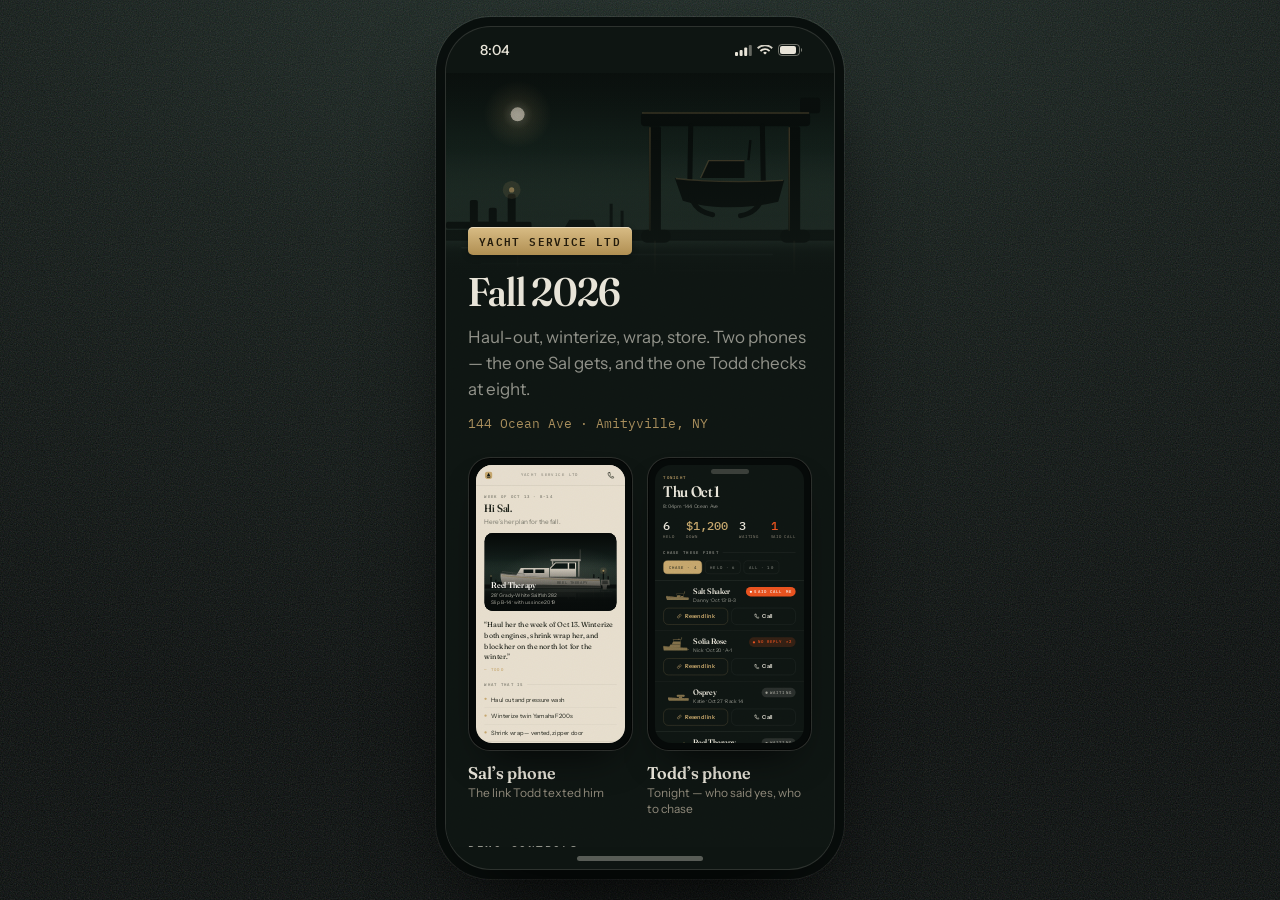
<file: index.html>
<!doctype html>
<html lang="en">
<head>
<meta charset="utf-8" />
<meta name="viewport" content="width=device-width, initial-scale=1, viewport-fit=cover" />
<meta name="theme-color" content="#0E1512" />
<title>Yacht Service Ltd — Fall 2026</title>
<meta name="description" content="Fall haul-out, winterize, wrap and store. 144 Ocean Ave, Amityville NY." />
<link rel="preconnect" href="https://fonts.googleapis.com" />
<link rel="preconnect" href="https://fonts.gstatic.com" crossorigin />
<link href="https://fonts.googleapis.com/css2?family=Fraunces:ital,opsz,wght,SOFT,WONK@0,9..144,400..900,0..100,0..1;1,9..144,400..900,0..100,0..1&family=IBM+Plex+Mono:wght@400;500;600&family=Instrument+Sans:wght@400..700&display=swap" rel="stylesheet" />
<link rel="stylesheet" href="styles.css" />
<link rel="icon" href="data:image/svg+xml,%3Csvg xmlns='http://www.w3.org/2000/svg' viewBox='0 0 64 64'%3E%3Crect width='64' height='64' rx='14' fill='%230E1512'/%3E%3Cpath d='M12 42h40l-6 10H18z' fill='%23C4A46A'/%3E%3Cpath d='M32 10 20 38h24z' fill='%23E6DDCC'/%3E%3C/svg%3E" />
</head>
<body>
  <div class="surround" aria-hidden="true"></div>
  <div class="device" id="device">
    <div class="statusbar" aria-hidden="true">
      <span class="sb-time" id="sbTime">8:04</span>
      <span class="sb-right">
        <svg width="17" height="11" viewBox="0 0 17 11"><rect x="0" y="7" width="3" height="4" rx="1"/><rect x="4.6" y="5" width="3" height="6" rx="1"/><rect x="9.2" y="2.5" width="3" height="8.5" rx="1"/><rect x="13.8" y="0" width="3" height="11" rx="1" opacity=".4"/></svg>
        <svg width="16" height="11" viewBox="0 0 16 11"><path d="M8 9.6 6.1 7.7a2.7 2.7 0 0 1 3.8 0Z"/><path d="M8 5.1c1.5 0 2.9.6 3.9 1.6l1.3-1.3A7.4 7.4 0 0 0 8 3.2c-2 0-3.9.8-5.2 2.2l1.3 1.3A5.5 5.5 0 0 1 8 5.1Z"/><path d="M8 1.3c2.5 0 4.8 1 6.5 2.7l1.3-1.4A11.2 11.2 0 0 0 8 -.6C4.9-.6 2.1.6 0 2.6l1.3 1.4A9.2 9.2 0 0 1 8 1.3Z" opacity=".9"/></svg>
        <svg width="26" height="12" viewBox="0 0 26 12"><rect x=".5" y=".5" width="21" height="11" rx="3.2" fill="none" stroke="currentColor" opacity=".45"/><rect x="2" y="2" width="16" height="8" rx="2"/><path d="M23 4v4a2.4 2.4 0 0 0 0-4Z" opacity=".5"/></svg>
      </span>
    </div>
    <main id="app" class="stage"></main>
    <div id="toasts" class="toasts" role="status" aria-live="polite"></div>
    <div id="modal" class="modal-root"></div>
    <div class="homebar" aria-hidden="true"><span></span></div>
  </div>
  <noscript><p style="color:#E8E4D8;font:16px/1.5 system-ui;padding:24px;text-align:center">This one needs JavaScript on — it's a phone app, not a page.</p></noscript>
  <script src="data.js"></script>
  <script src="art.js"></script>
  <script src="app.js"></script>
</body>
</html>
</file>
<file: styles.css>
/* Yacht Service Ltd — Fall 2026 */

:root{
  --night:#0E1512;
  --harbor:#1A2420;
  --harbor-2:#212E29;
  --paper:#E6DDCC;
  --paper-2:#DCD2BE;
  --paper-3:#D0C5AE;
  --brass:#C4A46A;
  --brass-dim:#8A733F;
  --ink:#E8E4D8;
  --ink-dark:#1C2018;
  --mute:#8A8476;
  --mute-dark:#6E6A5E;
  --buoy:#E8501E;
  --buoy-deep:#B93B12;
  --wrap:#F7F4EE;

  --sans:'Instrument Sans',system-ui,-apple-system,'Segoe UI',Roboto,'Helvetica Neue',sans-serif;
  --serif:'Fraunces',Georgia,'Times New Roman',serif;
  --mono:'IBM Plex Mono',ui-monospace,'SF Mono',Menlo,monospace;

  --pad:22px;
  --ease:cubic-bezier(.32,.72,0,1);
  --spring:cubic-bezier(.16,1,.3,1);
  --dur:280ms;
}

*,*::before,*::after{box-sizing:border-box}
html,body{height:100%}
body{
  margin:0;
  background:var(--night);
  color:var(--ink);
  font:400 16px/1.5 var(--sans);
  -webkit-font-smoothing:antialiased;
  -webkit-tap-highlight-color:transparent;
  overscroll-behavior:none;
}
button{font:inherit;color:inherit;background:none;border:0;margin:0;padding:0;cursor:pointer}
a{color:inherit}
h1,h2,h3,p,ul,ol,figure{margin:0}
ul{padding:0;list-style:none}
svg{display:block}

/* ---------- surround ---------- */
.surround{
  position:fixed;inset:0;z-index:0;
  background:
    radial-gradient(120% 90% at 50% -10%, #1D2A25 0%, #101815 46%, #070B0A 100%);
}
.surround::after{
  content:'';position:absolute;inset:0;opacity:.5;
  background-image:url("data:image/svg+xml,%3Csvg xmlns='http://www.w3.org/2000/svg' width='180' height='180'%3E%3Cfilter id='n'%3E%3CfeTurbulence type='fractalNoise' baseFrequency='.85' numOctaves='3' stitchTiles='stitch'/%3E%3C/filter%3E%3Crect width='180' height='180' filter='url(%23n)' opacity='.34'/%3E%3C/svg%3E");
}

/* ---------- device ---------- */
.device{
  position:relative;z-index:1;
  display:flex;flex-direction:column;
  width:100%;max-width:390px;margin:0 auto;
  height:100dvh;
  background:var(--night);
  overflow:hidden;
  isolation:isolate;
}
.statusbar{display:none}
.homebar{display:none}

@media (min-width:452px) and (min-height:720px){
  body{padding:26px 0}
  .device{
    height:min(844px, calc(100dvh - 52px));
    border-radius:46px;
    border:1px solid rgba(232,228,216,.14);
    box-shadow:0 40px 90px -20px rgba(0,0,0,.85), 0 0 0 9px #0A100E, 0 0 0 10px rgba(232,228,216,.09);
  }
  .statusbar{
    display:flex;align-items:center;justify-content:space-between;
    height:46px;padding:0 30px 0 34px;flex:0 0 auto;
    font:500 14px/1 var(--sans);letter-spacing:.01em;
    color:var(--sb-fg,var(--ink));fill:currentColor;
    transition:color .3s ease;
  }
  .sb-right{display:flex;align-items:center;gap:5px}
  .homebar{
    display:flex;align-items:center;justify-content:center;
    height:22px;flex:0 0 auto;background:var(--sb-bg,transparent);transition:background .3s ease;
  }
  .homebar span{width:126px;height:5px;border-radius:3px;background:var(--sb-fg,var(--ink));opacity:.34}
}

/* ---------- stage & screens ---------- */
.stage{position:relative;flex:1 1 auto;overflow:hidden}
.screen{
  position:absolute;inset:0;
  overflow-y:auto;overflow-x:hidden;
  -webkit-overflow-scrolling:touch;
  padding-bottom:44px;
  background:var(--screen-bg);
  color:var(--screen-fg);
}
.screen::after{
  content:'';position:absolute;inset:0;pointer-events:none;opacity:.5;mix-blend-mode:overlay;
  background-image:url("data:image/svg+xml,%3Csvg xmlns='http://www.w3.org/2000/svg' width='160' height='160'%3E%3Cfilter id='n'%3E%3CfeTurbulence type='fractalNoise' baseFrequency='.9' numOctaves='2' stitchTiles='stitch'/%3E%3C/filter%3E%3Crect width='160' height='160' filter='url(%23n)' opacity='.26'/%3E%3C/svg%3E");
}
[data-world="paper"]{--screen-bg:var(--paper);--screen-fg:var(--ink-dark);--hair:rgba(28,32,24,.13);--soft:rgba(28,32,24,.55)}
[data-world="night"]{--screen-bg:var(--night);--screen-fg:var(--ink);--hair:rgba(232,228,216,.12);--soft:rgba(232,228,216,.6)}

.pad{padding-inline:var(--pad)}

/* push / pop */
@keyframes push-in{from{transform:translate3d(30px,0,0);opacity:.2}to{transform:none;opacity:1}}
@keyframes push-out{from{transform:none;opacity:1}to{transform:translate3d(-16px,0,0);opacity:0}}
@keyframes pop-in{from{transform:translate3d(-16px,0,0);opacity:.2}to{transform:none;opacity:1}}
@keyframes pop-out{from{transform:none;opacity:1}to{transform:translate3d(30px,0,0);opacity:0}}
@keyframes flip-in{from{transform:scale(.955);opacity:0}to{transform:none;opacity:1}}
@keyframes flip-out{from{transform:none;opacity:1}to{transform:scale(1.03);opacity:0}}
.nav-push .enter{animation:push-in var(--dur) var(--ease) both}
.nav-push .exit{animation:push-out var(--dur) var(--ease) both}
.nav-pop  .enter{animation:pop-in var(--dur) var(--ease) both}
.nav-pop  .exit{animation:pop-out var(--dur) var(--ease) both}
.nav-flip .enter{animation:flip-in 360ms var(--spring) both}
.nav-flip .exit{animation:flip-out 260ms ease both}
.exit{pointer-events:none}

/* ---------- type ---------- */
.d1,.d2,.t1,.t2{font-family:var(--serif);font-weight:600;font-variation-settings:'opsz' 120,'SOFT' 34,'WONK' 1}
.d1{font-size:40px;line-height:44px;letter-spacing:-.018em}
.d2{font-size:32px;line-height:36px;letter-spacing:-.016em}
.t1{font-size:28px;line-height:32px;letter-spacing:-.014em}
.t2{font-size:22px;line-height:26px;letter-spacing:-.01em}
.body{font-size:16px;line-height:24px}
.lede{font-size:17px;line-height:26px}
.meta{font-size:13px;line-height:18px;color:var(--soft)}
.tag{
  font-family:var(--mono);font-size:11px;line-height:14px;font-weight:500;
  letter-spacing:.14em;text-transform:uppercase;
}
.num{font-family:var(--mono);font-variant-numeric:tabular-nums;font-feature-settings:'tnum' 1}
.quiet{color:var(--soft)}
.brass{color:var(--brass)}
.heat{color:var(--buoy)}

/* ---------- bars ---------- */
.topbar{
  position:sticky;top:0;z-index:12;
  display:flex;align-items:center;gap:10px;
  height:54px;padding-inline:14px 18px;
  background:color-mix(in srgb, var(--screen-bg) 86%, transparent);
  backdrop-filter:blur(14px) saturate(1.2);
  -webkit-backdrop-filter:blur(14px) saturate(1.2);
  border-bottom:1px solid var(--hair);
}
.topbar .wordmark{
  flex:1;text-align:center;font-family:var(--mono);font-size:11px;
  letter-spacing:.18em;text-transform:uppercase;color:var(--soft);
}
.iconbtn{
  width:38px;height:38px;border-radius:12px;display:grid;place-items:center;
  transition:background .18s ease,transform .12s ease;
}
.iconbtn:active{transform:scale(.92);background:var(--hair)}
.iconbtn svg{width:20px;height:20px}
.spacer38{width:38px;height:38px;flex:0 0 38px}

/* ---------- buttons ---------- */
.btn{
  display:flex;align-items:center;justify-content:center;gap:9px;
  width:100%;min-height:56px;padding:0 20px;border-radius:16px;
  font-weight:600;font-size:17px;letter-spacing:-.005em;
  transition:transform .12s var(--ease),filter .18s ease,opacity .18s ease;
  touch-action:manipulation;
}
.btn:active{transform:scale(.976)}
.btn--primary{background:var(--buoy);color:var(--wrap);box-shadow:0 8px 22px -10px rgba(232,80,30,.9)}
.btn--primary:active{filter:brightness(.94)}
.btn--dark{background:var(--ink-dark);color:var(--paper)}
.btn--paper{background:var(--paper);color:var(--ink-dark)}
.btn--ghost{border:1px solid var(--hair);background:transparent}
.btn--wide{margin-inline:var(--pad);width:auto}
.btn--sm{font-size:15px;min-height:52px;gap:8px;padding:0 14px}
.btn--sm svg{width:17px;height:17px;flex:0 0 auto}
.btn[disabled]{opacity:.4;pointer-events:none}
.btn .price{font-family:var(--mono);font-variant-numeric:tabular-nums;font-weight:500}
.textlink{
  display:block;width:100%;text-align:center;padding:14px 0;
  font-size:15px;color:var(--soft);text-decoration:underline;text-underline-offset:4px;
  text-decoration-thickness:1px;text-decoration-color:color-mix(in srgb,currentColor 40%,transparent);
}
.textlink:active{color:var(--screen-fg)}
.textlink--sm{width:auto;padding:0;font-family:var(--mono);font-size:11.5px;
  letter-spacing:.1em;text-transform:uppercase;color:var(--brass);text-underline-offset:3px}

/* ---------- chips / tags ---------- */
.chip{
  display:inline-flex;align-items:center;gap:6px;
  padding:5px 10px;border-radius:999px;white-space:nowrap;
  font-family:var(--mono);font-size:10.5px;font-weight:500;letter-spacing:.11em;text-transform:uppercase;
}
.chip--held{background:rgba(196,164,106,.16);color:var(--brass)}
.chip--wait{background:var(--hair);color:var(--soft)}
.chip--heat{background:rgba(232,80,30,.16);color:var(--buoy)}
.chip--solid{background:var(--buoy);color:var(--wrap)}
.chip--wrapped{background:rgba(247,244,238,.14);color:var(--wrap)}
.chip .dot{width:6px;height:6px;border-radius:50%;background:currentColor}

.brasstag{
  display:inline-flex;align-items:center;gap:7px;
  padding:6px 11px;border-radius:5px;
  background:linear-gradient(180deg,#D8BC85,#B08F52);
  color:#241C0C;font-family:var(--mono);font-size:10.5px;font-weight:600;
  letter-spacing:.13em;text-transform:uppercase;
  box-shadow:inset 0 1px 0 rgba(255,255,255,.45),0 2px 6px rgba(0,0,0,.3);
}

/* ---------- cards ---------- */
.card{border-radius:20px;overflow:hidden;background:var(--paper-2)}
.screen[data-world="night"] .card{background:var(--harbor)}
.scene{width:100%;height:auto;display:block}
.boatcard{position:relative;border-radius:22px;overflow:hidden;background:#0B1210}
.boatcard .plate{
  position:absolute;left:0;right:0;bottom:0;
  padding:44px 18px 15px;
  background:linear-gradient(to top,rgba(6,10,9,.94) 22%,rgba(6,10,9,0));
  color:var(--ink);
}
.boatcard .plate .t2{color:var(--wrap)}
.boatcard .corner{position:absolute;top:13px;right:13px;display:flex;gap:7px}

/* ---------- lists ---------- */
.rows{border-top:1px solid var(--hair)}
.row{
  display:block;width:100%;text-align:left;
  padding:15px var(--pad);border-bottom:1px solid var(--hair);
  transition:background .16s ease;
}
.row:active{background:var(--hair)}
.row-top{display:flex;align-items:flex-start;gap:12px}
.row-glyph{flex:0 0 66px;color:var(--brass);opacity:.62;margin-top:2px}
.row-glyph .glyph{width:66px;height:38px}
.row-main{flex:1;min-width:0}
.row-name{font-family:var(--serif);font-weight:600;font-size:21px;line-height:25px;
  font-variation-settings:'opsz' 90,'SOFT' 30,'WONK' 1;letter-spacing:-.01em}
.row-meta{margin-top:2px;font-size:13px;line-height:18px;color:var(--soft)}
.row-actions{display:flex;gap:9px;margin-top:12px}
.act{
  flex:1;min-height:44px;border-radius:13px;border:1px solid var(--hair);
  display:flex;align-items:center;justify-content:center;gap:7px;
  font-size:14.5px;font-weight:600;transition:transform .12s ease,background .16s ease;
}
.act:active{transform:scale(.97);background:var(--hair)}
.act--brass{border-color:rgba(196,164,106,.4);color:var(--brass)}
.act svg{width:15px;height:15px}

/* ---------- tally ---------- */
.tally{display:flex;align-items:flex-end;justify-content:space-between;gap:10px;padding:4px 0 2px}
.tally .cell{min-width:0}
.tally .n{
  font-family:var(--mono);font-size:32px;line-height:34px;font-weight:500;
  font-variant-numeric:tabular-nums;letter-spacing:-.03em;color:var(--ink);
}
.tally .cell--money .n{color:var(--brass)}
.tally .cell--heat .n{color:var(--buoy)}
.tally .l{margin-top:3px;font-family:var(--mono);font-size:10px;letter-spacing:.13em;
  text-transform:uppercase;color:var(--mute)}

/* ---------- capacity ticks ---------- */
.ticks{display:flex;gap:3px;align-items:center}
.ticks i{display:block;width:7px;height:14px;border-radius:2px;background:currentColor;opacity:.22}
.ticks i.on{opacity:.9}
.ticks.small i{width:5px;height:10px}

/* ---------- week cards ---------- */
.weeks{display:flex;flex-direction:column;gap:12px}
.week{
  position:relative;display:block;width:100%;text-align:left;
  padding:17px 18px;border-radius:18px;
  background:var(--paper-2);border:2px solid transparent;
  transition:transform .14s var(--ease),border-color .18s ease,background .18s ease;
}
.week:active{transform:scale(.985)}
.week[aria-pressed="true"]{border-color:var(--buoy);background:var(--wrap)}
.week[data-full="true"]{opacity:.44;pointer-events:none}
.week-head{display:flex;align-items:baseline;justify-content:space-between;gap:10px}
.week-name{display:block;font-family:var(--serif);font-weight:600;font-size:24px;line-height:28px;
  font-variation-settings:'opsz' 100,'SOFT' 30,'WONK' 1;letter-spacing:-.012em}
.week-days{display:block;margin-top:3px;font-size:13.5px;color:var(--soft)}
.week-foot{display:flex;align-items:center;justify-content:space-between;gap:12px;margin-top:13px}
.week .ticks{color:var(--ink-dark);min-width:0;overflow:hidden}
@media (max-width:379px){.week .ticks i{width:5px}}
.week-left{font-family:var(--mono);font-size:12px;letter-spacing:.04em;
  font-variant-numeric:tabular-nums;white-space:nowrap}
.week-check{
  width:26px;height:26px;border-radius:50%;background:var(--buoy);color:var(--wrap);
  display:grid;place-items:center;opacity:0;transform:scale(.5);
  transition:opacity .2s var(--spring),transform .28s var(--spring);
}
.week[aria-pressed="true"] .week-check{opacity:1;transform:none}
.week-check svg{width:14px;height:14px}

/* ---------- plan list ---------- */
.plan{display:flex;flex-direction:column;gap:0}
.plan li{display:flex;gap:12px;align-items:flex-start;padding:11px 0;border-bottom:1px solid var(--hair)}
.plan li:last-child{border-bottom:0}
.plan .bul{flex:0 0 auto;margin-top:6px;width:6px;height:6px;border-radius:50%;background:var(--brass)}
.plan .txt{flex:1;font-size:15.5px;line-height:21px}

/* ---------- timeline ---------- */
.line{position:relative;padding-left:34px}
.line::before{content:'';position:absolute;left:9px;top:12px;bottom:16px;width:2px;
  background:var(--hair);border-radius:2px}
.line .step{position:relative;padding:0 0 22px}
.line .step:last-child{padding-bottom:0}
.line .knob{position:absolute;left:-34px;top:1px;width:20px;height:20px;border-radius:50%;
  border:2px solid var(--hair);background:var(--screen-bg);display:grid;place-items:center}
.line .knob svg{width:11px;height:11px;opacity:0}
.line .step.done .knob{background:var(--brass);border-color:var(--brass);color:var(--night)}
.line .step.done .knob svg{opacity:1}
.line .step.now .knob{border-color:var(--buoy);background:var(--buoy);color:var(--wrap)}
.line .step.next .knob{border-color:var(--buoy);border-width:2.5px;background:transparent}
.line .step.next .knob::before{content:'';width:7px;height:7px;border-radius:50%;background:var(--buoy)}
.line .step.next .knob::after{content:'';position:absolute;inset:-6px;border-radius:50%;
  border:2px solid var(--buoy);opacity:.28;animation:pulse 2.6s ease-out infinite}
.line .step.now .knob svg{opacity:1}
.line .step.now .knob::after{content:'';position:absolute;inset:-6px;border-radius:50%;
  border:2px solid var(--buoy);opacity:.3;animation:pulse 2.4s ease-out infinite}
@keyframes pulse{0%{transform:scale(.8);opacity:.4}70%{transform:scale(1.25);opacity:0}100%{opacity:0}}
.line .lbl{font-weight:600;font-size:16px;line-height:22px}
.line .step:not(.done):not(.now):not(.next) .lbl{color:var(--soft)}
.line .sub{font-size:13px;line-height:18px;color:var(--soft);margin-top:1px}

/* ---------- yard note ---------- */
.note{
  position:relative;margin:0 var(--pad);padding:17px 19px 19px;border-radius:3px;
  background:var(--wrap);color:var(--ink-dark);
  transform:rotate(-.55deg);
  box-shadow:0 1px 0 rgba(0,0,0,.14),0 12px 26px -14px rgba(0,0,0,.6);
  background-image:repeating-linear-gradient(to bottom,transparent,transparent 27px,rgba(28,32,24,.07) 27px,rgba(28,32,24,.07) 28px);
}
.note::before{
  content:'';position:absolute;top:-9px;left:26px;width:64px;height:19px;
  background:rgba(196,164,106,.42);transform:rotate(-2.5deg);
  box-shadow:0 1px 3px rgba(0,0,0,.18);
}
.note .hand{font-family:var(--serif);font-style:italic;font-size:17.5px;line-height:28px;
  font-variation-settings:'opsz' 40,'SOFT' 90,'WONK' 1}
.note .who{margin-top:9px;font-family:var(--mono);font-size:10px;letter-spacing:.14em;
  text-transform:uppercase;color:var(--mute-dark)}
.note .scribble{margin-top:2px;width:74px;height:7px;color:var(--brass)}

/* ---------- section headers ---------- */
.sect{display:flex;align-items:center;gap:10px;padding:26px var(--pad) 10px}
.sect .tag{color:var(--soft)}
.sect .rule{flex:1;height:1px;background:var(--hair)}

/* ---------- toasts ---------- */
.toasts{position:absolute;top:0;left:0;right:0;z-index:60;padding:10px 12px 0;pointer-events:none;
  display:flex;flex-direction:column;gap:8px}
.toast{
  display:flex;align-items:center;gap:11px;padding:12px 14px;border-radius:17px;
  background:rgba(24,32,28,.93);color:var(--ink);
  backdrop-filter:blur(18px) saturate(1.3);-webkit-backdrop-filter:blur(18px) saturate(1.3);
  box-shadow:0 16px 34px -16px rgba(0,0,0,.85),inset 0 0 0 1px rgba(232,228,216,.1);
  animation:toast-in 420ms var(--spring) both;
}
.toast.out{animation:toast-out 240ms ease both}
@keyframes toast-in{from{transform:translate3d(0,-130%,0);opacity:0}to{transform:none;opacity:1}}
@keyframes toast-out{to{transform:translate3d(0,-130%,0);opacity:0}}
.toast .tt{font-size:14.5px;font-weight:600;line-height:19px}
.toast .tb{font-size:12.5px;line-height:17px;color:var(--mute)}

/* ---------- modal / sheet ---------- */
.modal-root{position:absolute;inset:0;z-index:50;pointer-events:none}
.modal-root.on{pointer-events:auto}
.scrim{position:absolute;inset:0;background:rgba(4,8,7,.55);opacity:0;
  animation:fade-in .28s ease forwards;backdrop-filter:blur(2px)}
.scrim.out{animation:fade-out .24s ease forwards}
@keyframes fade-in{to{opacity:1}}
@keyframes fade-out{from{opacity:1}to{opacity:0}}
.sheet{
  position:absolute;left:0;right:0;bottom:0;
  border-radius:26px 26px 0 0;background:var(--wrap);color:var(--ink-dark);
  padding-bottom:calc(16px + env(safe-area-inset-bottom));
  animation:sheet-in 460ms var(--spring) both;
  box-shadow:0 -20px 50px -20px rgba(0,0,0,.7);
  max-height:94%;overflow-y:auto;
}
.sheet.out{animation:sheet-out 260ms cubic-bezier(.4,0,1,1) both}
@keyframes sheet-in{from{transform:translate3d(0,100%,0)}to{transform:none}}
@keyframes sheet-out{to{transform:translate3d(0,100%,0)}}
.sheet--dark{background:var(--harbor);color:var(--ink)}
.grabber{width:38px;height:5px;border-radius:3px;background:rgba(28,32,24,.2);margin:9px auto 0}
.sheet--dark .grabber{background:rgba(232,228,216,.24)}

.screen--modal{overflow:hidden}
.behind{position:absolute;inset:0;overflow:hidden;filter:saturate(.9) brightness(.98)}

/* ---------- pay ---------- */
.pay-head{display:flex;align-items:center;gap:11px;padding:18px 22px 14px;border-bottom:1px solid rgba(28,32,24,.11)}
.pay-head .who{flex:1}
.pay-head .nm{font-weight:600;font-size:16px;line-height:20px}
.pay-row{display:flex;align-items:center;justify-content:space-between;gap:14px;
  padding:15px 22px;border-bottom:1px solid rgba(28,32,24,.11)}
.pay-row .k{font-size:14px;color:#5F5B4F}
.pay-row .v{font-family:var(--mono);font-size:15px;font-variant-numeric:tabular-nums}
.pay-row.total .v{font-size:26px;font-weight:500}
.pay-card{display:flex;align-items:center;gap:12px;padding:15px 22px;width:100%;text-align:left;
  border-bottom:1px solid rgba(28,32,24,.11)}
.mini-card{width:42px;height:27px;border-radius:5px;flex:0 0 auto;
  background:linear-gradient(135deg,#2C3A34,#151E1A);position:relative;overflow:hidden}
.mini-card::after{content:'';position:absolute;left:5px;top:9px;width:11px;height:8px;border-radius:2px;
  background:linear-gradient(160deg,#D8BC85,#A98A4E)}
.pay-confirm{padding:22px 22px 8px;text-align:center}
.holdbtn{
  position:relative;width:100%;min-height:60px;border-radius:17px;
  background:var(--ink-dark);color:var(--wrap);display:flex;align-items:center;justify-content:center;gap:11px;
  font-size:17px;font-weight:600;overflow:hidden;transition:transform .12s ease;
}
.holdbtn:active{transform:scale(.985)}
.holdbtn .fill{position:absolute;left:0;top:0;bottom:0;width:0;background:var(--buoy);opacity:.95}
.holdbtn .lab{position:relative;display:flex;align-items:center;gap:11px}
.holdbtn.nudge{animation:nudge .42s ease}
@keyframes nudge{0%,100%{transform:none}22%{transform:translateX(-7px)}44%{transform:translateX(6px)}68%{transform:translateX(-3px)}}
.faceid{width:24px;height:24px;color:currentColor}
.faceid .brk{stroke:currentColor;stroke-width:2.1;fill:none;stroke-linecap:round}
.faceid .ft{stroke:currentColor;stroke-width:2.1;fill:none;stroke-linecap:round;
  stroke-dasharray:var(--len,60);stroke-dashoffset:var(--len,60)}
.holdbtn.paid .faceid .ft{stroke-dashoffset:0;transition:stroke-dashoffset .5s ease}
.pay-legal{padding:12px 26px 4px;text-align:center;font-size:11.5px;line-height:16px;color:#78735F}
.declined{padding:20px 22px 4px;text-align:center}
.declined .ic{width:46px;height:46px;border-radius:50%;margin:0 auto 12px;display:grid;place-items:center;
  background:rgba(232,80,30,.13);color:var(--buoy)}

/* ---------- confirmed ---------- */
.cleat{width:min(304px,86%);height:auto;margin:10px auto 2px;color:var(--ink-dark)}
.rope{stroke-dasharray:var(--l,400);stroke-dashoffset:var(--l,400);
  animation:draw .62s cubic-bezier(.5,.05,.35,1) forwards}
.r1{animation-delay:.1s}.r2{animation-delay:.52s}.r3{animation-delay:.86s}.r4{animation-delay:1.16s}
@keyframes draw{to{stroke-dashoffset:0}}
.cleat-body,.cleat-deck{opacity:0;animation:fade-in .4s ease .05s forwards}
.riseup{opacity:0;transform:translateY(12px);animation:rise .55s var(--spring) forwards}
@keyframes rise{to{opacity:1;transform:none}}

/* ---------- season board ---------- */
.board{display:flex;flex-direction:column;gap:14px;padding:0 var(--pad)}
.col{border-radius:17px;background:var(--harbor);padding:15px 16px 14px}
.col-head{display:flex;align-items:baseline;justify-content:space-between;gap:10px}
.col-name{font-family:var(--serif);font-weight:600;font-size:21px;line-height:24px;
  font-variation-settings:'opsz' 90,'SOFT' 30,'WONK' 1}
.col-count{font-family:var(--mono);font-size:12.5px;font-variant-numeric:tabular-nums;color:var(--brass)}
.bar{height:8px;border-radius:4px;background:rgba(232,228,216,.11);overflow:hidden;margin:11px 0 12px}
.bar i{display:block;height:100%;border-radius:4px;background:var(--brass);
  transition:width .6s var(--spring)}
.bar.hot i{background:var(--buoy)}
.pills{display:flex;flex-wrap:wrap;gap:7px}
.pill{
  display:inline-flex;align-items:center;gap:7px;padding:7px 11px 7px 8px;border-radius:11px;
  background:rgba(232,228,216,.07);font-size:13.5px;font-weight:600;
  transition:transform .12s ease,background .16s ease;
}
.pill:active{transform:scale(.96);background:rgba(232,228,216,.14)}
.pill .glyph{width:34px;height:20px;color:var(--brass);opacity:.75}
.pill .dot{width:6px;height:6px;border-radius:50%}
.pill--other{color:var(--mute);font-weight:400;background:transparent;border:1px dashed var(--hair)}

/* ---------- tab bar ---------- */
.tabs{
  position:sticky;bottom:0;z-index:12;display:flex;gap:4px;margin-top:26px;
  padding:9px 12px calc(11px + env(safe-area-inset-bottom));
  background:color-mix(in srgb,var(--screen-bg) 96%,transparent);
  backdrop-filter:blur(16px);-webkit-backdrop-filter:blur(16px);
  border-top:1px solid var(--hair);
}
.tab{flex:1;display:flex;flex-direction:column;align-items:center;gap:4px;padding:6px 0;border-radius:12px;
  font-family:var(--mono);font-size:9.5px;letter-spacing:.11em;text-transform:uppercase;color:var(--mute)}
.tab svg{width:21px;height:21px}
.tab[aria-current="page"]{color:var(--brass)}
.tab:active{background:var(--hair)}

/* ---------- filters ---------- */
.filters{display:flex;gap:8px;padding:2px var(--pad) 0}
.filter{
  padding:8px 13px;border-radius:11px;border:1px solid var(--hair);
  font-family:var(--mono);font-size:11px;letter-spacing:.1em;text-transform:uppercase;color:var(--soft);
  transition:background .16s ease,color .16s ease,border-color .16s ease;
}
.filter[aria-pressed="true"]{background:var(--ink);color:var(--night);border-color:var(--ink)}
.screen[data-world="night"] .filter[aria-pressed="true"]{background:var(--brass);color:var(--night);border-color:var(--brass)}

/* ---------- switchboard ---------- */
.sb-art{position:relative;height:206px;overflow:hidden}
.sb-art svg{width:100%;height:100%;display:block}
.sb-art::after{
  content:'';position:absolute;inset:0;
  background:linear-gradient(to bottom,rgba(14,21,18,.3) 0%,rgba(14,21,18,0) 30%,
    rgba(14,21,18,.65) 74%,var(--night) 100%);
}
.sb-copy{position:relative;z-index:2;margin-top:-52px;padding-bottom:22px}
.phones{display:flex;gap:14px;padding:2px var(--pad) 0}
.phone{
  display:block;flex:1;min-width:0;text-align:left;
  transition:transform .16s var(--ease);
}
.phone:active{transform:translateY(2px) scale(.98)}
.phone{cursor:pointer}
.phone:focus-visible{outline:2px solid var(--brass);outline-offset:6px;border-radius:24px}
.phone .glass{
  display:block;position:relative;border-radius:22px;padding:8px;background:#050908;
  border:1px solid rgba(232,228,216,.16);
  box-shadow:0 20px 40px -22px rgba(0,0,0,.95),inset 0 0 0 1px rgba(0,0,0,.6);
  aspect-ratio:.56;overflow:hidden;
}
.phone .inner{position:absolute;inset:7px;border-radius:16px;overflow:hidden;display:flex;flex-direction:column}
.phone .notch{position:absolute;top:11px;left:50%;transform:translateX(-50%);
  width:38px;height:5px;border-radius:3px;background:rgba(232,228,216,.2);z-index:3}
.phone .cap{display:block;margin-top:11px}
.phone .cap .nm{display:block;font-family:var(--serif);font-weight:600;font-size:17px;line-height:21px;
  font-variation-settings:'opsz' 60,'SOFT' 30,'WONK' 1}
.phone .cap .sb{display:block;margin-top:2px;font-size:12px;line-height:16px;color:var(--mute)}

.mock{
  display:block;position:absolute;top:0;left:0;
  width:390px;height:900px;
  transform:scale(var(--s,.4));transform-origin:0 0;
  background:var(--screen-bg);color:var(--screen-fg);
  pointer-events:none;
}
.mock .topbar,.mock .tabs{position:static;backdrop-filter:none;-webkit-backdrop-filter:none}
.mock .footline{padding-bottom:26px}

/* ---------- misc ---------- */
.empty{text-align:center;padding:52px var(--pad) 40px}
.empty .art{width:118px;height:auto;margin:0 auto 22px;color:var(--brass)}
.divider{height:1px;background:var(--hair);margin:0 var(--pad)}
.kv{display:flex;justify-content:space-between;gap:14px;padding:11px 0;border-bottom:1px solid var(--hair)}
.kv:last-child{border-bottom:0}
.kv .k{font-size:14px;color:var(--soft)}
.kv .v{font-size:14.5px;font-weight:600;text-align:right}
.kv .v.num{font-weight:500}
.footline{padding:20px var(--pad) 16px;font-size:13.5px;line-height:19px;color:var(--soft);text-align:center}
.stack{display:flex;flex-direction:column;gap:11px;padding:0 var(--pad)}
.mark{border-radius:8px;flex:0 0 auto}
.msg{border-radius:19px 19px 5px 19px;background:var(--buoy);color:var(--wrap);
  padding:12px 15px;font-size:15px;line-height:21px;margin-left:38px}
.compose{display:flex;align-items:center;gap:10px;padding:14px 18px 4px}
.compose .fld{flex:1;border-radius:19px;background:rgba(28,32,24,.07);padding:11px 15px;font-size:14.5px}

@media (prefers-reduced-motion:reduce){
  *,*::before,*::after{animation-duration:.01ms!important;animation-iteration-count:1!important;
    transition-duration:.01ms!important;scroll-behavior:auto!important}
  .rope{stroke-dashoffset:0!important}
  .cleat-body,.cleat-deck,.riseup{opacity:1!important;transform:none!important}
}
</file>
